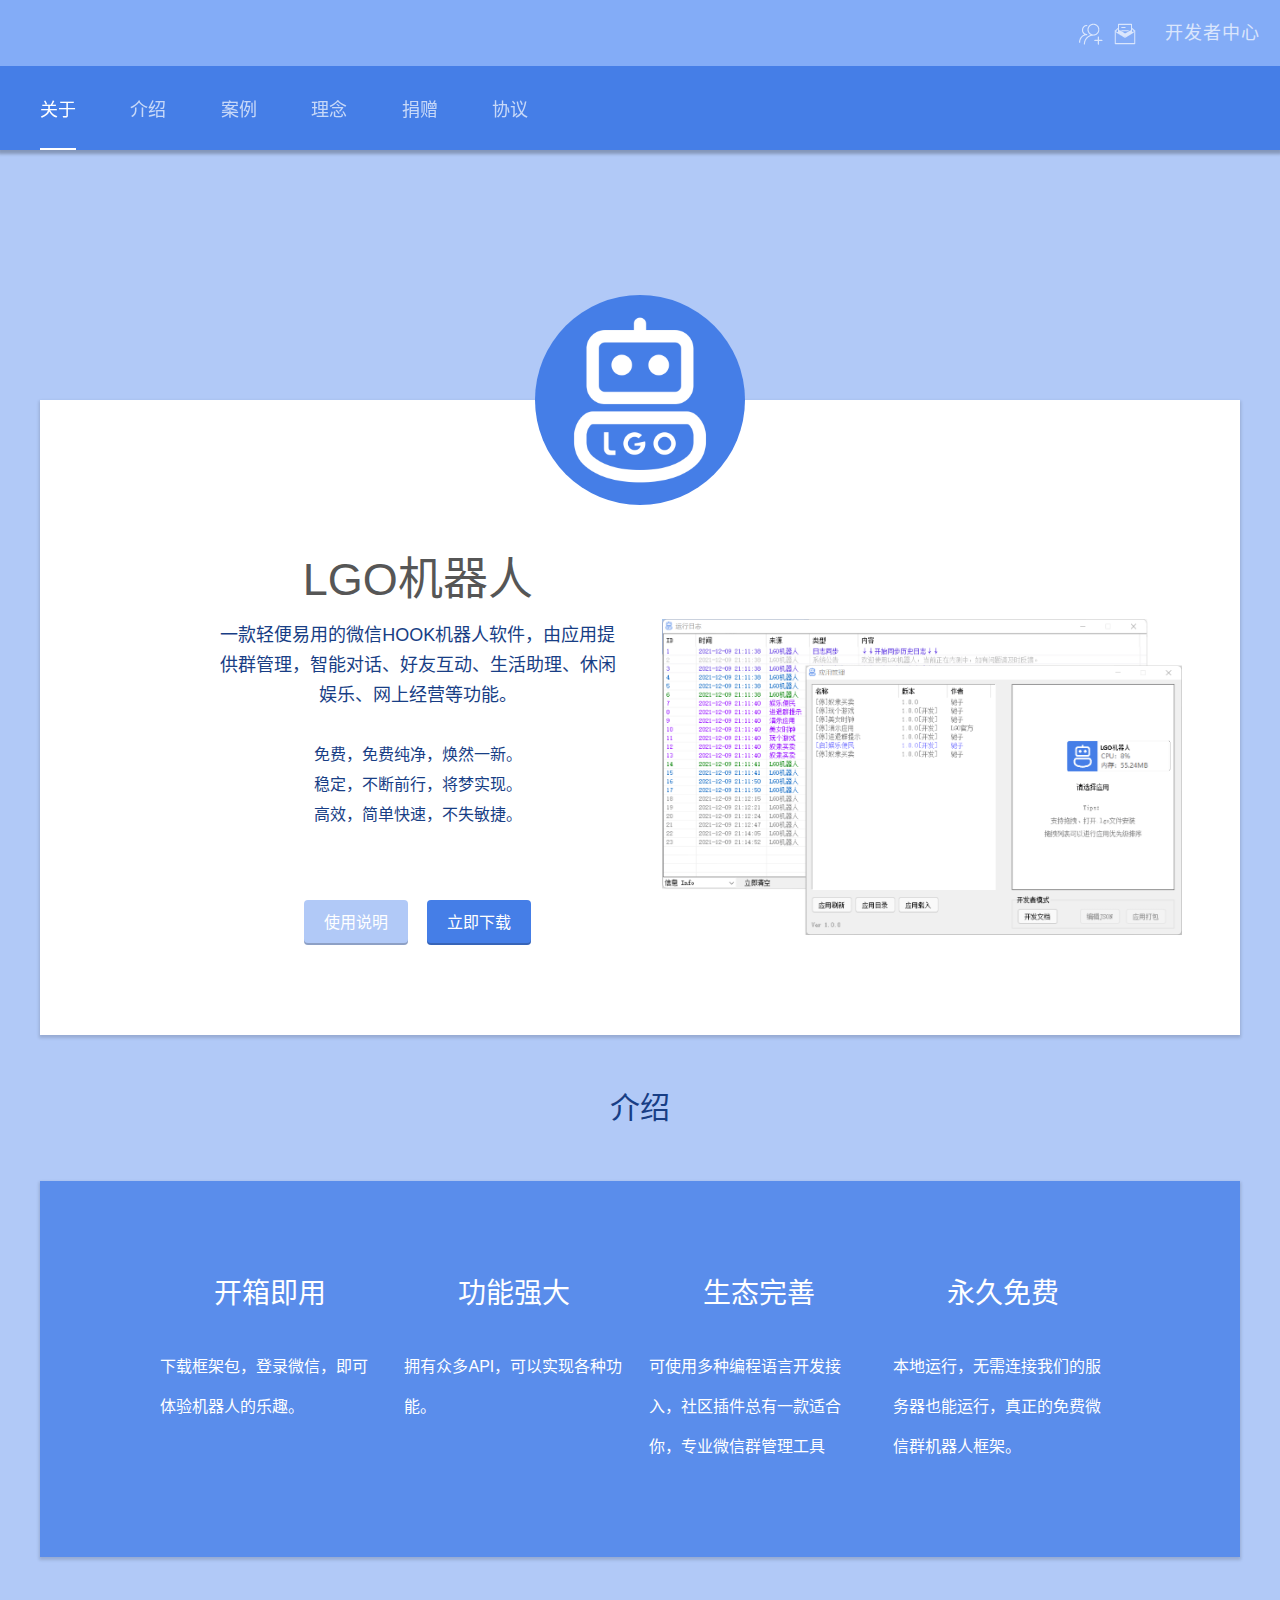
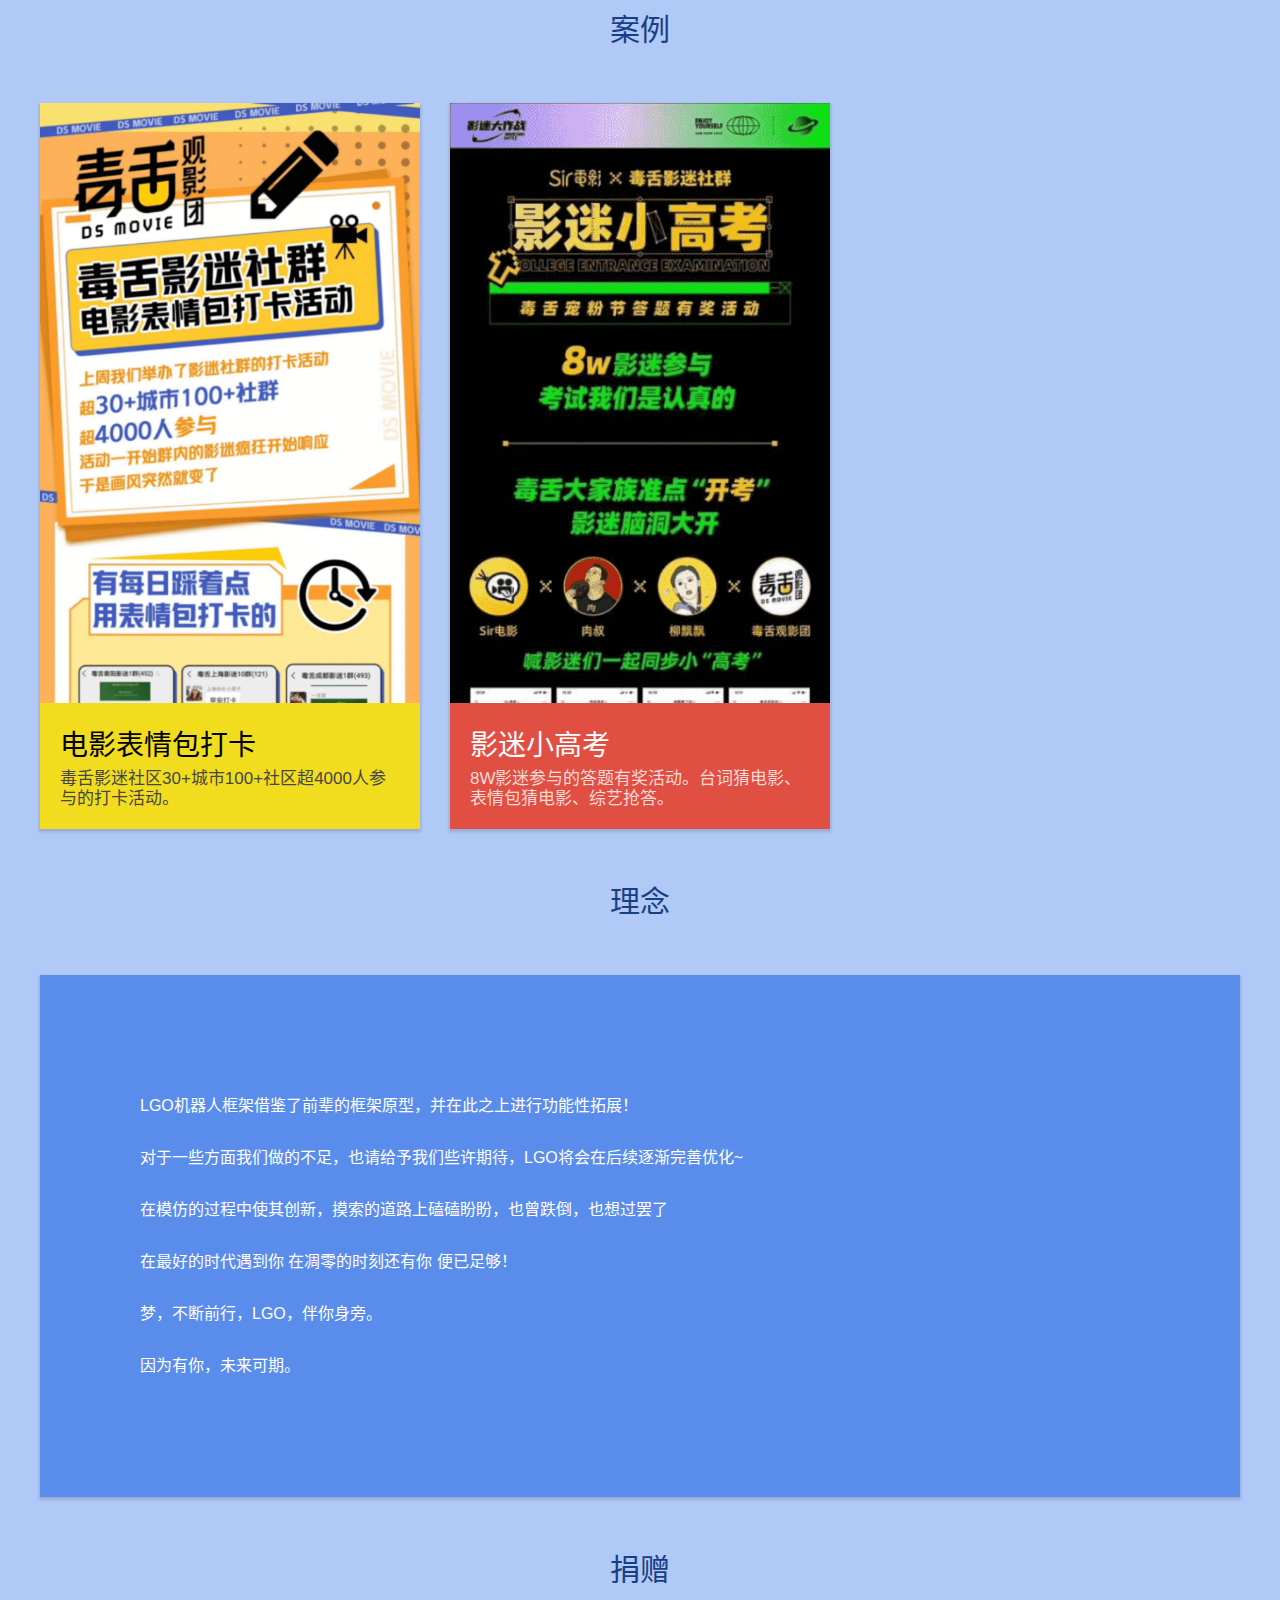
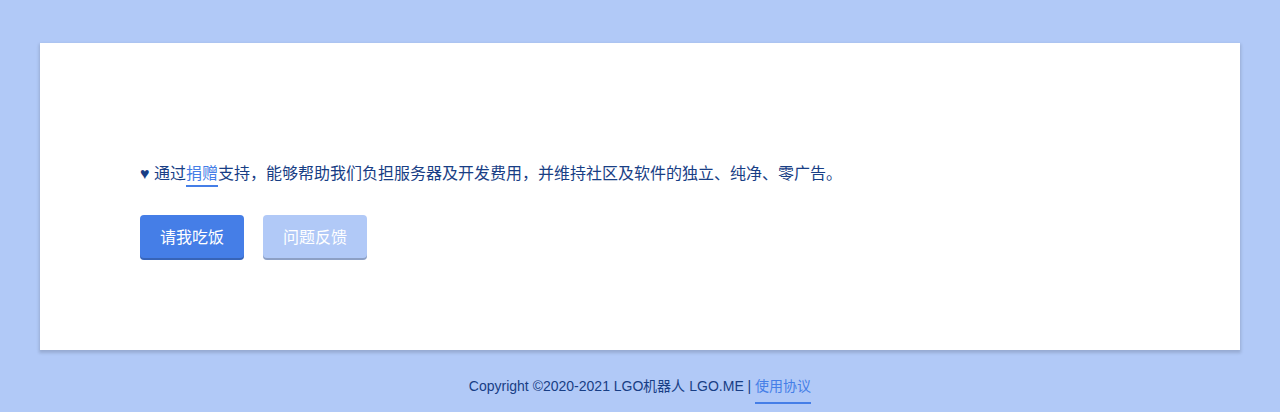
<file: index.html>
﻿<!DOCTYPE html>
<html lang="zh-CN">

<head>
    <title>LGO机器人——免费·稳定·高效的微信机器人框架</title>
    <link href="style.css" rel="stylesheet" type="text/css" media="all" />
    <meta http-equiv="Content-Type" content="text/html; charset=utf-8" />
    <meta http-equiv="Cache-Control" content="no-siteapp" />
    <meta name="browsermode" content="application" />
    <meta name="x5-page-mode" content="app" />
    <meta name="viewport" content="width=device-width, initial-scale=1" />
    <meta name="keywords" content="lgo,微信机器人,机器人框架,微信HOOK" />
    <meta name="description" content="lgo是一款高自由度，轻便易用的微信HOOK机器人框架" />
</head>

<body>
    <header class="menuHidden">
        <div class="top-bar">
            <button class="menu">
                <em class="hamburger"></em>
            </button>
            <div class="icon">
                <a target="_blank" title="加用户群"
                    href="https://qm.qq.com/cgi-bin/qm/qr?k=fVTMI5jLKEgAwro9sOEXv9JZ94M4NRAX&jump_from=webapi"><img
                        border="0" src="img/qqun.png" width="24px" /></a>
            </div>
            <div class="icon">
                <a target="_blank" title="意见反馈" href="https://support.qq.com/product/369540"><img border="0"
                        src="img/tucao.png" width="24px" /></a>
            </div>
            <a class="dev" target="_blank" href="dev/index.html">开发者中心</a>

        </div>
    </header>
    <nav>
        <div class="grid">
            <a href="#about">关于</a>
            <a href="#skills">介绍</a>
            <a href="#works">案例</a>
            <a href="#goal">理念</a>
            <a href="#contact">捐赠</a>
            <a href="tos.html" target="_blank">协议</a>
        </div>
    </nav>
    <main role="main" class="grid">
        <section class="box white-box hero" id="about">
            <img src="img/logo.png" title="LGO机器人 - 免费·稳定·高效" class="thumb" />
            <div class="col">
                <h1>LGO机器人</h1>
                <h2>一款轻便易用的微信HOOK机器人软件，由应用提供群管理，智能对话、好友互动、生活助理、休闲娱乐、网上经营等功能。
                </h2>
                <p>免费，免费纯净，焕然一新。<br />
                    稳定，不断前行，将梦实现。<br />
                    高效，简单快速，不失敏捷。</p>
                <a class="btn gray" target="_blank" href="https://support.qq.com/products/369540/faqs/109350">使用说明</a>
                <a class="btn blue" target="_blank"
                    href="https://626f-bot-3goazorse436ab04-1251049348.tcb.qcloud.la/bot/lgo/_LGO%E6%9C%BA%E5%99%A8%E4%BA%BA.zip?sign=07e9dd659f7dd5ce1a843d6a84bb2b48&t=1714119964">立即下载</a>
            </div>

            <div class="col">
                <img src="img/screenshot.png" title="LGO机器人 - 免费·稳定·高效" />
            </div>

        </section>

        <h3 id="skills">介绍</h3>
        <section class="box red-box skills-box">
            <div class="col">
                <h4>开箱即用</h4>
                <ul>
                    <li>下载框架包，登录微信，即可体验机器人的乐趣。</li>
                </ul>
            </div>
            <div class="col">
                <h4>功能强大</h4>
                <ul>
                    <li>拥有众多API，可以实现各种功能。</li>
                </ul>
            </div>
            <div class="col">
                <h4>生态完善</h4>
                <ul>
                    <li>可使用多种编程语言开发接入，社区插件总有一款适合你，专业微信群管理工具</li>
                </ul>
            </div>
            <div class="col">
                <h4>永久免费</h4>
                <ul>
                    <li>本地运行，无需连接我们的服务器也能运行，真正的免费微信群机器人框架。</li>
                </ul>
            </div>
        </section>


        <h3 id="works">案例</h3>
        <section>
            <ul class="cards">
                <li class="card dark">
                    <a class="box" href="img/1.png" target="_blank">
                        <div class="img"><img loading="lazy" src="img/1.png" /></div>
                        <div class="summary">
                            <h4>电影表情包打卡</h4>
                            <span class="category">毒舌影迷社区30+城市100+社区超4000人参与的打卡活动。</span>
                        </div>
                    </a>
                </li>

                <li class="card">
                    <a class="box" href="img/2.png" target="_blank">
                        <div class="img"><img loading="lazy" src="img/2.png" /></div>

                        <div class="summary yor-summary">
                            <h4>影迷小高考</h4>
                            <span class="category">8W影迷参与的答题有奖活动。台词猜电影、表情包猜电影、综艺抢答。</span>
                        </div>
                    </a>
                </li>
            </ul>
        </section>

        <h3 id="goal">理念</h3>
        <section class="box red-box">
            <p>LGO机器人框架借鉴了前辈的框架原型，并在此之上进行功能性拓展！</p>
            <p>对于一些方面我们做的不足，也请给予我们些许期待，LGO将会在后续逐渐完善优化~</p>
            <p>在模仿的过程中使其创新，摸索的道路上磕磕盼盼，也曾跌倒，也想过罢了</p>
            <p>在最好的时代遇到你 在凋零的时刻还有你 便已足够！</p>
            <p>梦，不断前行，LGO，伴你身旁。</p>
            <p>因为有你，未来可期。</p>
            </p>
        </section>

        <h3 id="contact">捐赠</h3>
        <section class="box white-box ">
            <p> ♥ 通过<a href="https://dun.mianbaoduo.com/@chizi" target="_blank"
                    class="link">捐赠</a>支持，能够帮助我们负担服务器及开发费用，并维持社区及软件的独立、纯净、零广告。</p>
            <a class="btn blue" target="_blank" href="https://dun.mianbaoduo.com/@chizi">请我吃饭</a>
            <a class="btn gray" target="_blank" href="https://support.qq.com/products/369540/">问题反馈</a>
        </section>

    </main>

    <footer class="grid">
        Copyright ©2020-2021 LGO机器人 LGO.ME | <a href="tos.html" target="_blank" class="link"> 使用协议 </a>
    </footer>
    <script src="jquery.min.js"></script>
    <script src="home.js"></script>
</body>

</html>
</file>
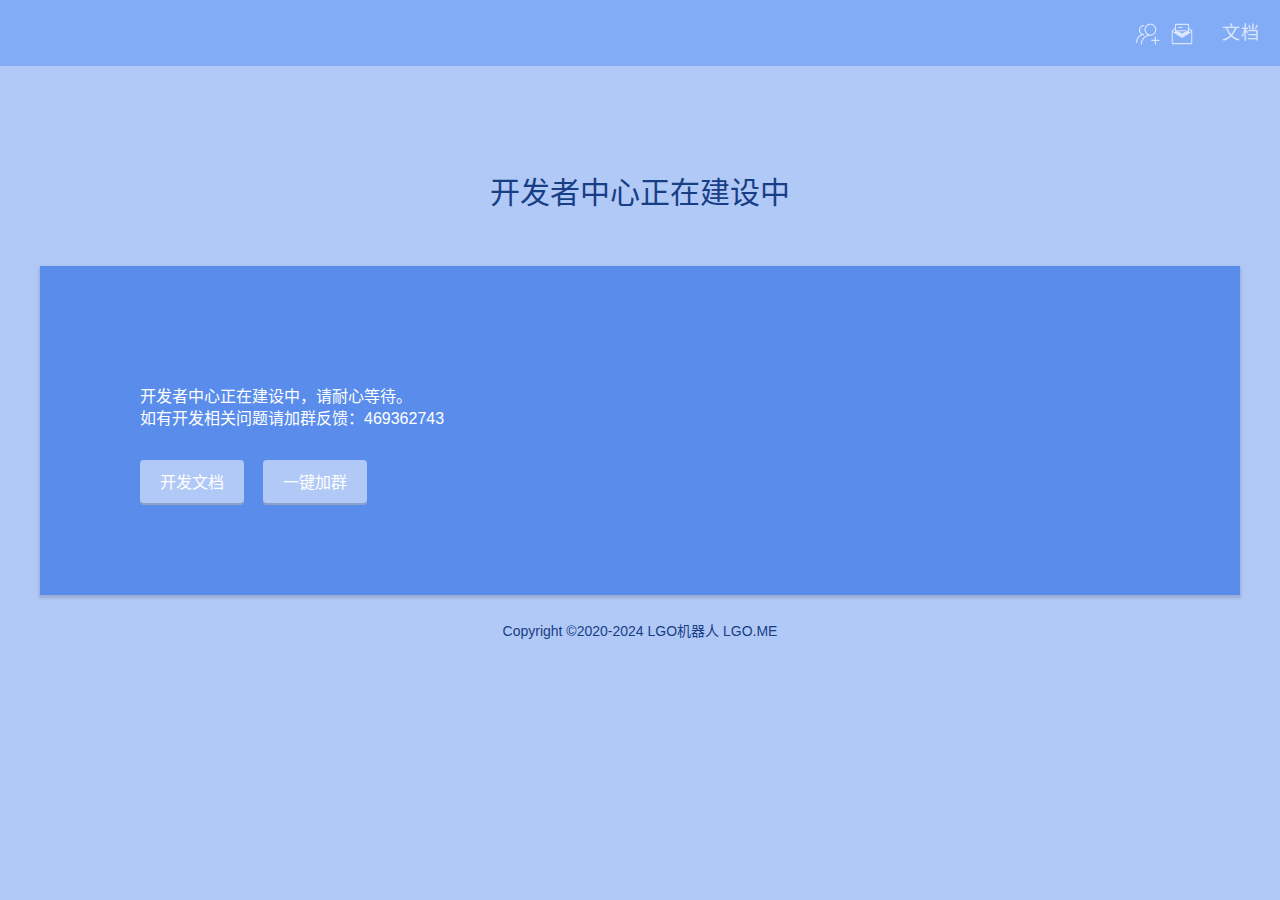
<file: dev/index.html>
﻿<!DOCTYPE html>
<html lang="zh-CN">

<head>
    <title>开发者中心——免费·稳定·高效的微信机器人框架</title>
    <link href="../style.css" rel="stylesheet" type="text/css" media="all" />
    <meta http-equiv="Content-Type" content="text/html; charset=utf-8" />
    <meta http-equiv="Cache-Control" content="no-siteapp" />
    <meta name="browsermode" content="application" />
    <meta name="x5-page-mode" content="app" />
    <meta name="viewport" content="width=device-width, initial-scale=1" />
    <meta name="keywords" content="lgo,微信机器人,机器人框架,微信HOOK" />
    <meta name="description" content="lgo是一款高自由度，轻便易用的微信HOOK机器人框架" />
    </head>

<body class="topless">
    <header class="menuHidden">
        <div class="top-bar">
            <div class="icon">
                <a target="_blank" title="加用户群"
                    href="https://qm.qq.com/cgi-bin/qm/qr?k=fVTMI5jLKEgAwro9sOEXv9JZ94M4NRAX&jump_from=webapi"><img
                        border="0" src="../img/qqun.png" width="24px" /></a>
            </div>
            <div class="icon">
                <a target="_blank" title="意见反馈" href="https://support.qq.com/product/369540"><img border="0"
                        src="../img/tucao.png" width="24px" /></a>
            </div>
            <a class="dev"  href="http://botdoc.ichizi.com/">文档</a>
        </div>
    </header>
    <main role="main" class="grid">
<!--         <section class="box white-box hero" id="about">
            <img src="../img/logo.png" title="LGO机器人 - 免费·稳定·高效" class="thumb" />
            <div>
                插件数：N | 用户数：N | 累计收益：N
            </div>
            
        </section> -->

        <h3 id="goal">开发者中心正在建设中</h3>
        <section class="box red-box skills-box">
            <p>
            开发者中心正在建设中，请耐心等待。<br/>
            如有开发相关问题请加群反馈：469362743
            </p>
            <a class="btn gray" target="_blank" href="http://botdoc.ichizi.com/">开发文档</a>
            <a class="btn gray" target="_blank" href="https://qm.qq.com/q/2HTbB1HrLq">一键加群</a>
        </section>
    </main>

    <footer class="grid">
        Copyright ©2020-2024 LGO机器人 LGO.ME
    </footer>
    <script src="http://libs.baidu.com/jquery/1.11.1/jquery.min.js"></script>
    <script src="../home.js"></script>
</body>

</html>
</file>
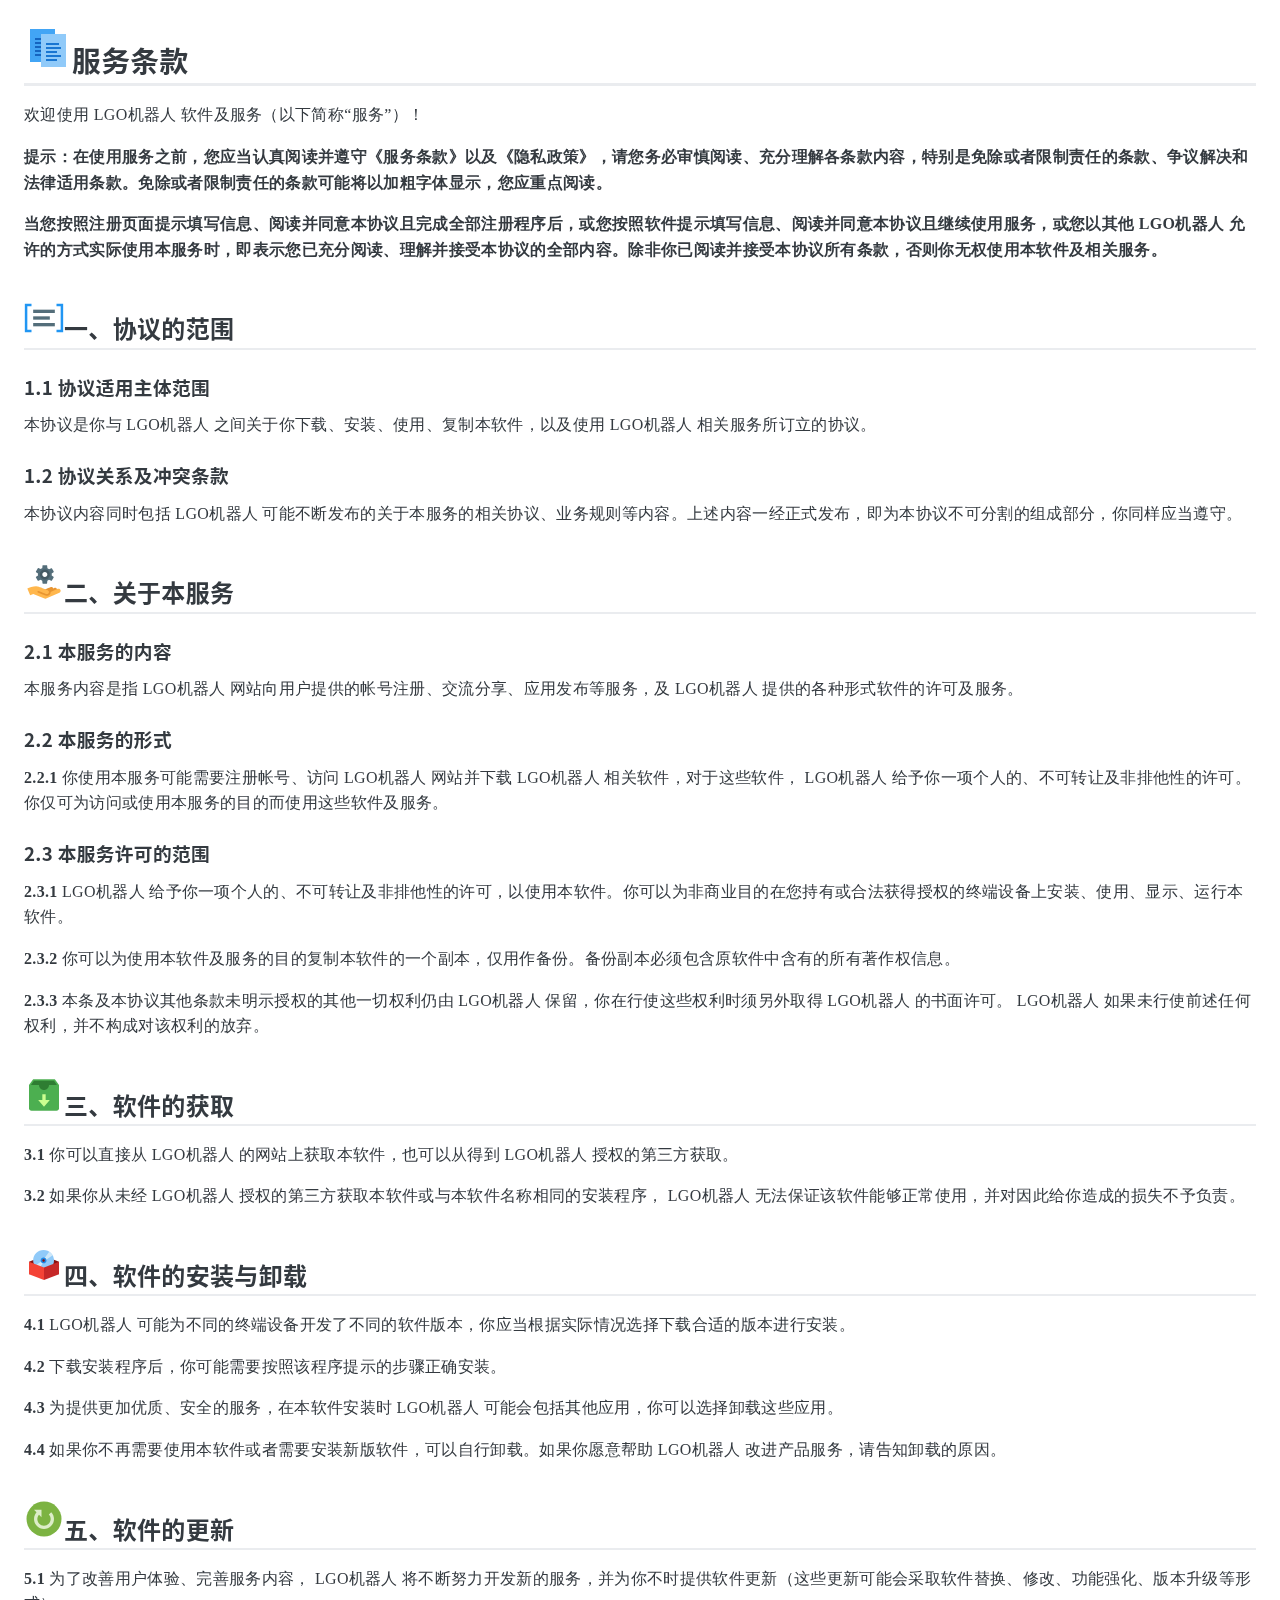
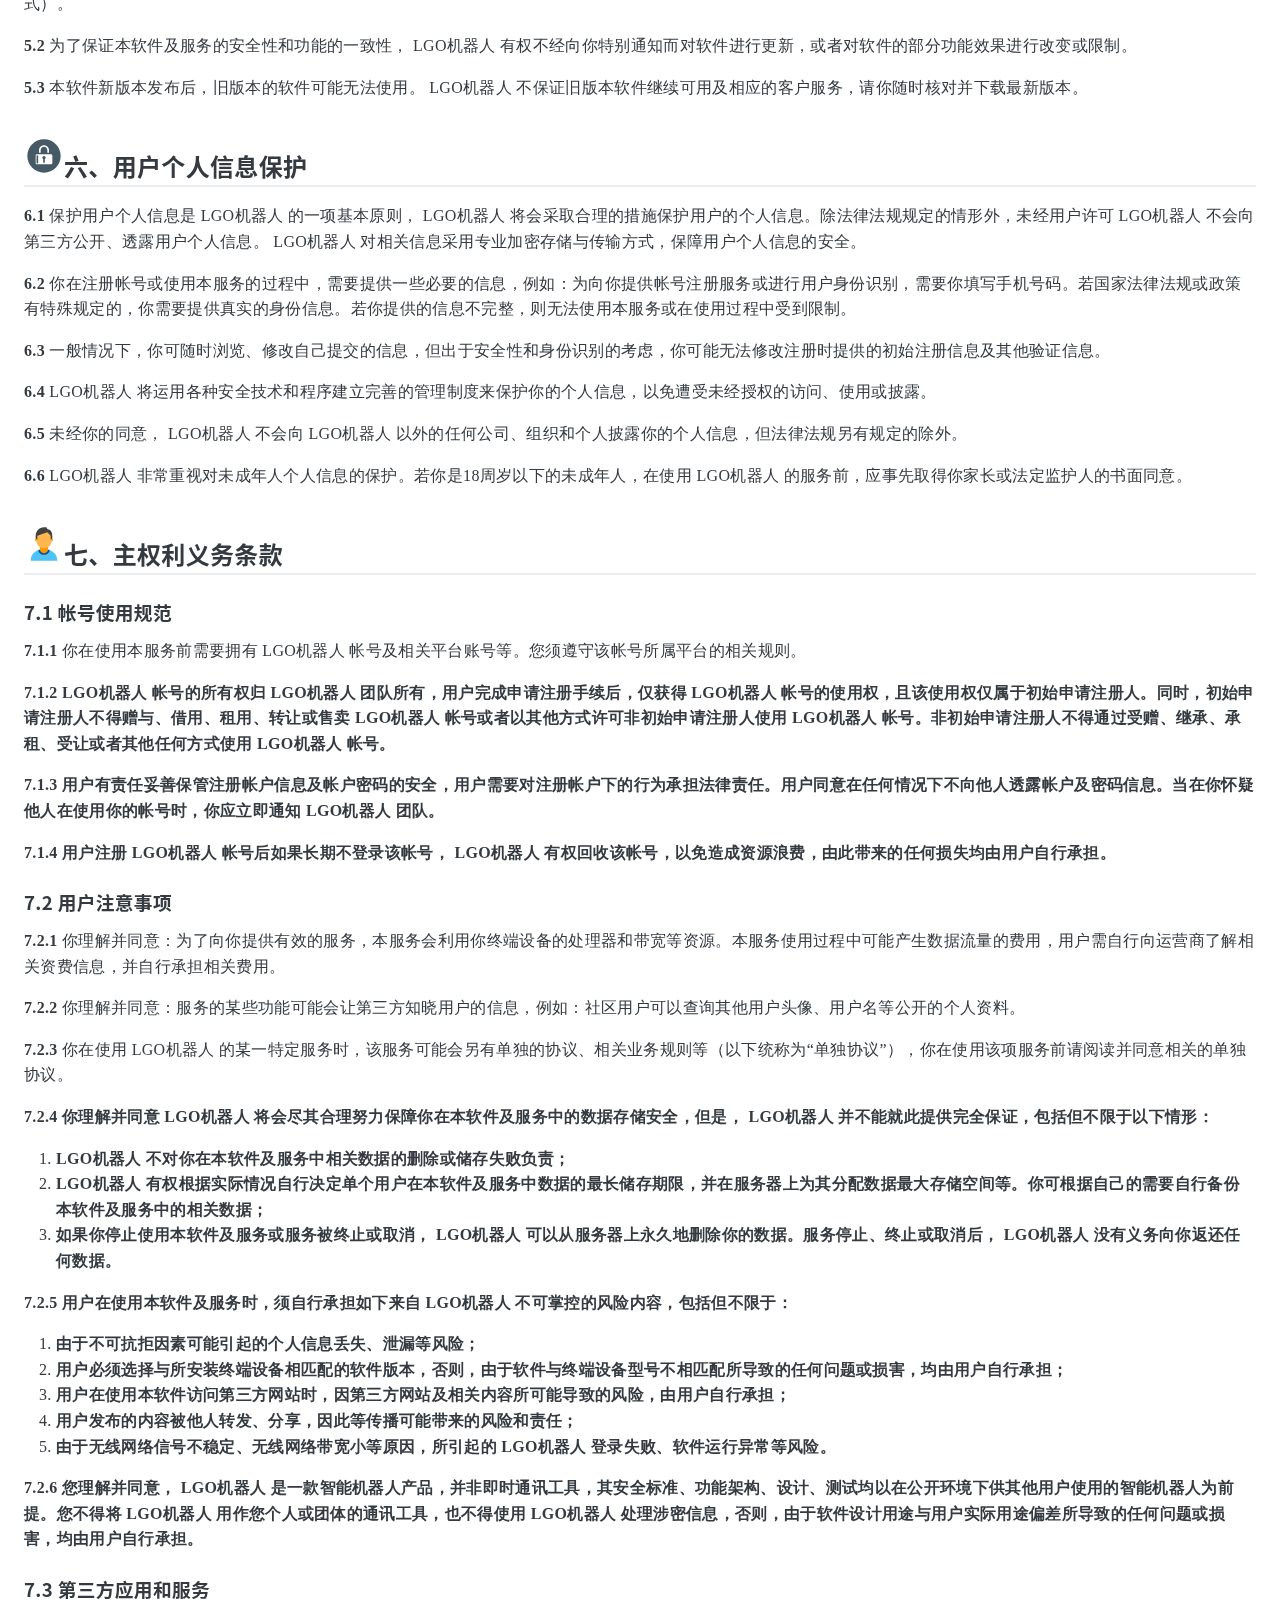
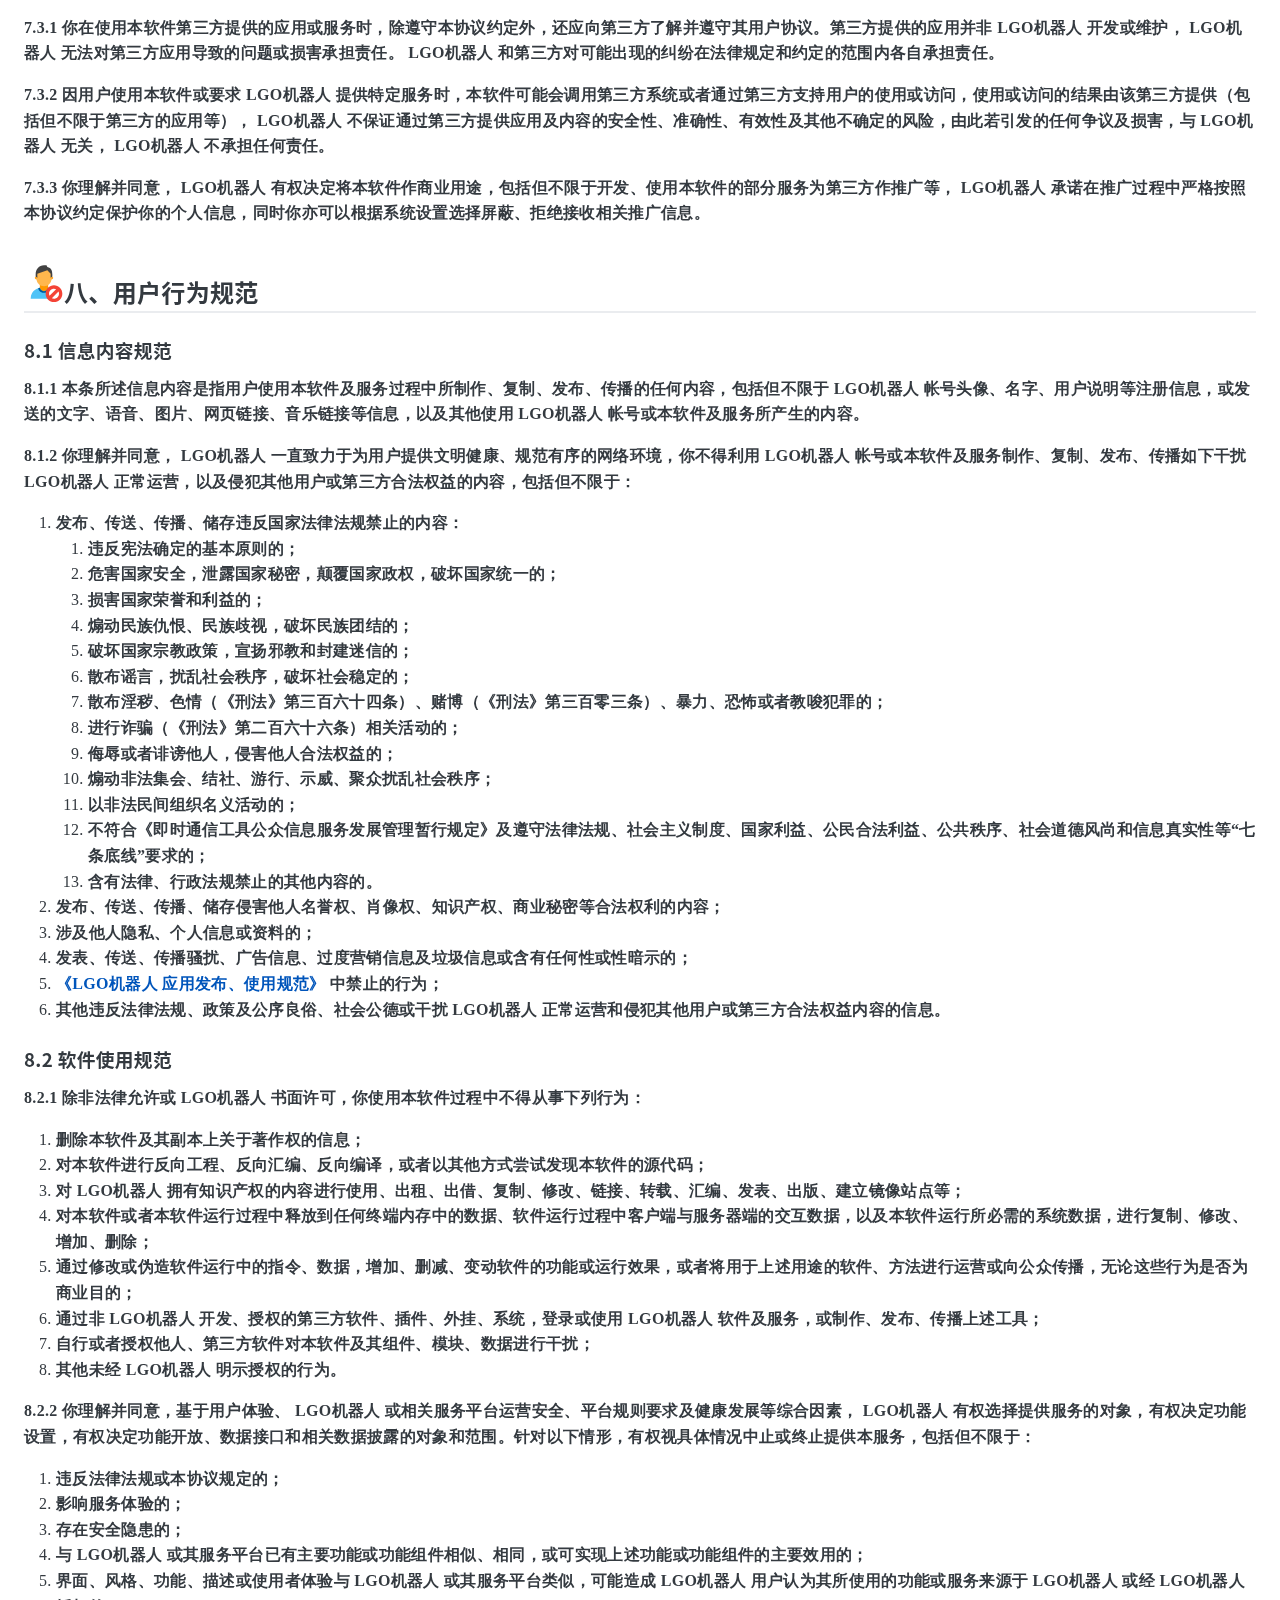
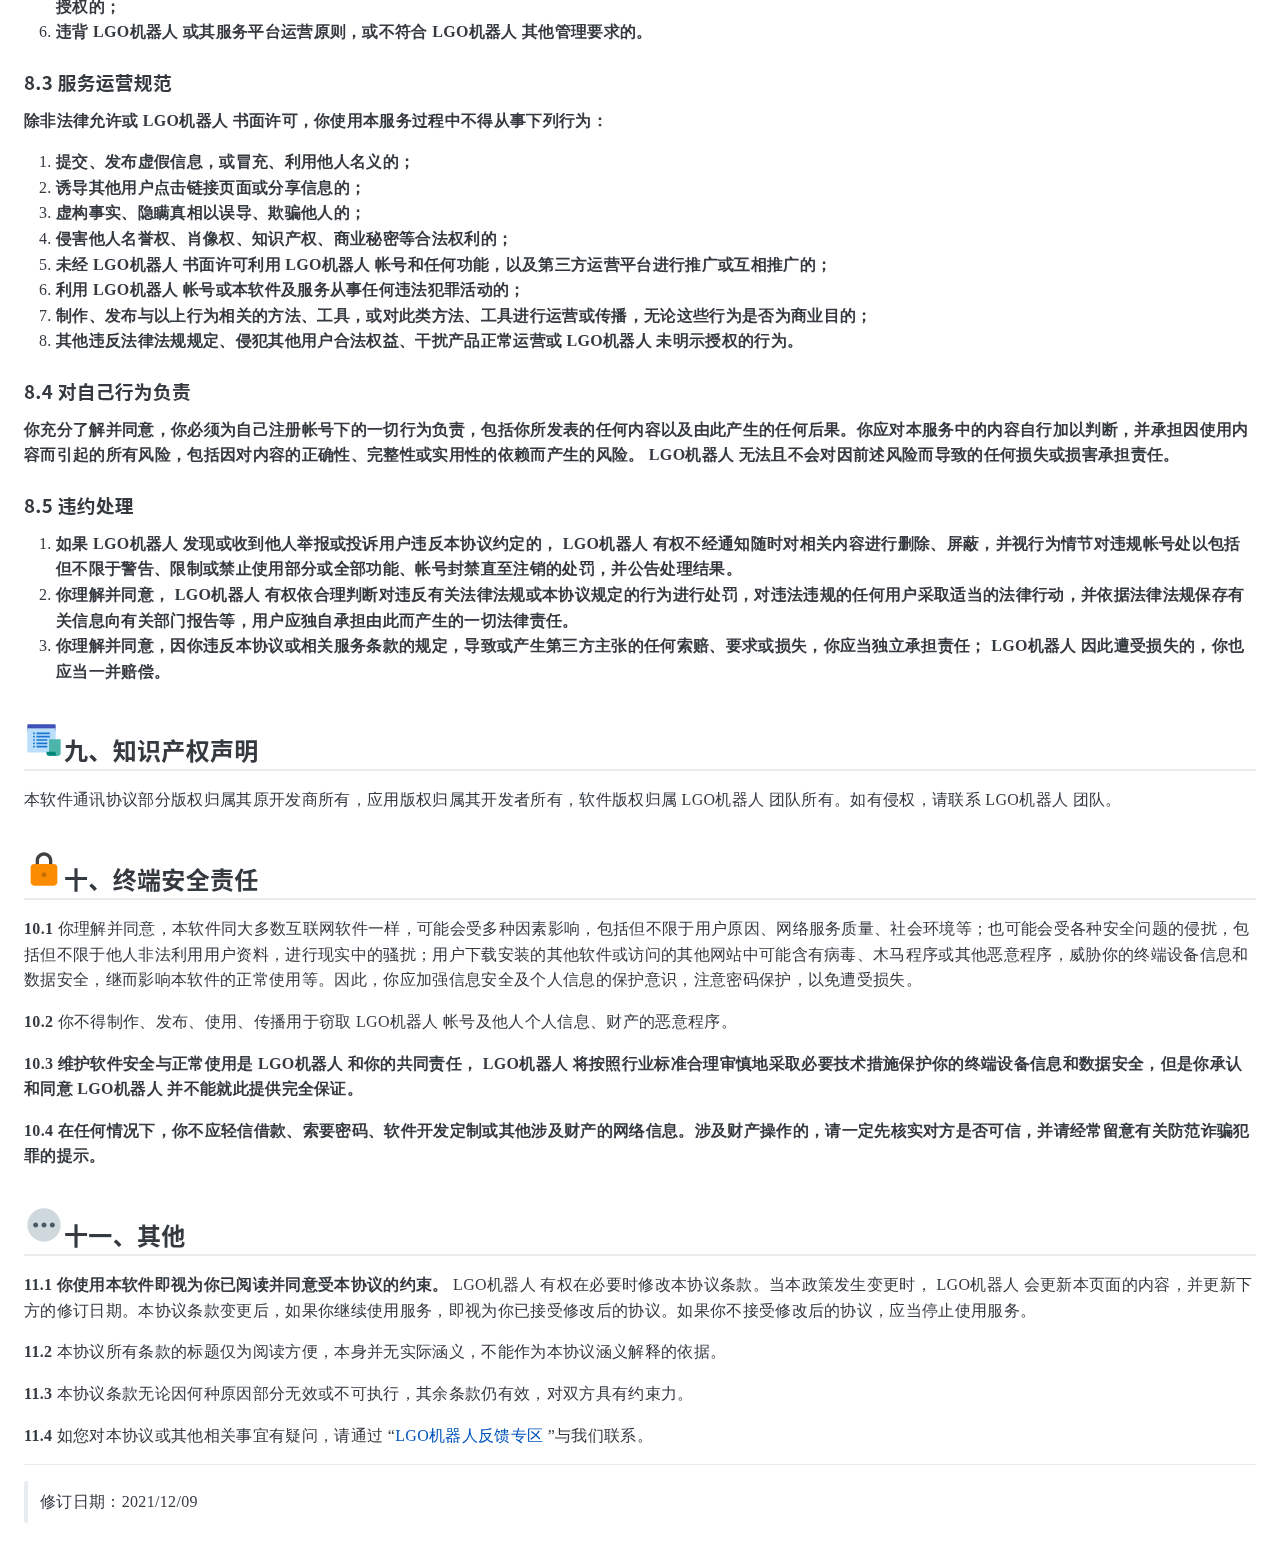
<file: tos.html>
﻿<!doctype html>
<html lang=zh>

<head>
	<meta charset="utf-8" />
	<meta name="viewport" content="width=device-width,initial-scale=1" />
	<meta property=og:title content="服务条款" />
	<meta property=og:description content="服务条款 LGO机器人 软件及服务条款" />
	<title>服务条款 | LGO机器人 文库</title>
	<link rel=stylesheet href='tos.css'>
</head>

<body>
	<main class="flex container">
		<div class="book-page">
			<header class="flex align-center justify-between book-header">
				<strong>服务条款</strong>
			</header>
			<article class=markdown>
				<h1
					id=[base64]服务条款>
					<img
						src=[data-uri]>服务条款
				</h1>
				<p>欢迎使用 LGO机器人 软件及服务（以下简称“服务”）！</p>
				<p><strong>提示：在使用服务之前，您应当认真阅读并遵守《服务条款》以及《隐私政策》，请您务必审慎阅读、充分理解各条款内容，特别是免除或者限制责任的条款、争议解决和法律适用条款。免除或者限制责任的条款可能将以加粗字体显示，您应重点阅读。</strong>
				</p>
				<p><strong>当您按照注册页面提示填写信息、阅读并同意本协议且完成全部注册程序后，或您按照软件提示填写信息、阅读并同意本协议且继续使用服务，或您以其他 LGO机器人
						允许的方式实际使用本服务时，即表示您已充分阅读、理解并接受本协议的全部内容。除非你已阅读并接受本协议所有条款，否则你无权使用本软件及相关服务。</strong></p>
				<h2
					id=[base64]一-协议的范围>
					<img
						src="[data-uri]">一、协议的范围
				</h2>
				<h3 id=1-1-协议适用主体范围>1.1 协议适用主体范围</h3>
				<p>本协议是你与 LGO机器人 之间关于你下载、安装、使用、复制本软件，以及使用 LGO机器人 相关服务所订立的协议。</p>
				<h3 id=1-2-协议关系及冲突条款>1.2 协议关系及冲突条款</h3>
				<p>本协议内容同时包括 LGO机器人 可能不断发布的关于本服务的相关协议、业务规则等内容。上述内容一经正式发布，即为本协议不可分割的组成部分，你同样应当遵守。</p>
				<h2
					id=[base64]二-关于本服务>
					<img
						src="[data-uri]">二、关于本服务
				</h2>
				<h3 id=2-1-本服务的内容>2.1 本服务的内容</h3>
				<p>本服务内容是指 LGO机器人 网站向用户提供的帐号注册、交流分享、应用发布等服务，及 LGO机器人 提供的各种形式软件的许可及服务。</p>
				<h3 id=2-2-本服务的形式>2.2 本服务的形式</h3>
				<p><strong>2.2.1</strong>
					你使用本服务可能需要注册帐号、访问 LGO机器人 网站并下载 LGO机器人 相关软件，对于这些软件， LGO机器人
					给予你一项个人的、不可转让及非排他性的许可。你仅可为访问或使用本服务的目的而使用这些软件及服务。</p>
				<h3 id=2-3-本服务许可的范围>2.3 本服务许可的范围</h3>
				<p><strong>2.3.1</strong> LGO机器人 给予你一项个人的、不可转让及非排他性的许可，以使用本软件。你可以为非商业目的在您持有或合法获得授权的终端设备上安装、使用、显示、运行本软件。
				</p>
				<p><strong>2.3.2</strong> 你可以为使用本软件及服务的目的复制本软件的一个副本，仅用作备份。备份副本必须包含原软件中含有的所有著作权信息。</p>
				<p><strong>2.3.3</strong>
					本条及本协议其他条款未明示授权的其他一切权利仍由 LGO机器人 保留，你在行使这些权利时须另外取得 LGO机器人 的书面许可。 LGO机器人 如果未行使前述任何权利，并不构成对该权利的放弃。</p>
				<h2
					id=[base64]三-软件的获取>
					<img
						src=[data-uri]>三、软件的获取
				</h2>
				<p><strong>3.1</strong> 你可以直接从 LGO机器人 的网站上获取本软件，也可以从得到 LGO机器人 授权的第三方获取。</p>
				<p><strong>3.2</strong> 如果你从未经 LGO机器人 授权的第三方获取本软件或与本软件名称相同的安装程序， LGO机器人 无法保证该软件能够正常使用，并对因此给你造成的损失不予负责。
				</p>
				<h2
					id=[base64]四-软件的安装与卸载>
					<img
						src=[data-uri]>四、软件的安装与卸载
				</h2>
				<p><strong>4.1</strong> LGO机器人 可能为不同的终端设备开发了不同的软件版本，你应当根据实际情况选择下载合适的版本进行安装。</p>
				<p><strong>4.2</strong> 下载安装程序后，你可能需要按照该程序提示的步骤正确安装。</p>
				<p><strong>4.3</strong> 为提供更加优质、安全的服务，在本软件安装时 LGO机器人 可能会包括其他应用，你可以选择卸载这些应用。</p>
				<p><strong>4.4</strong> 如果你不再需要使用本软件或者需要安装新版软件，可以自行卸载。如果你愿意帮助 LGO机器人 改进产品服务，请告知卸载的原因。</p>
				<h2
					id=[base64]五-软件的更新>
					<img
						src="[data-uri]">五、软件的更新
				</h2>
				<p><strong>5.1</strong> 为了改善用户体验、完善服务内容， LGO机器人 将不断努力开发新的服务，并为你不时提供软件更新（这些更新可能会采取软件替换、修改、功能强化、版本升级等形式）。
				</p>
				<p><strong>5.2</strong> 为了保证本软件及服务的安全性和功能的一致性， LGO机器人 有权不经向你特别通知而对软件进行更新，或者对软件的部分功能效果进行改变或限制。</p>
				<p><strong>5.3</strong> 本软件新版本发布后，旧版本的软件可能无法使用。 LGO机器人 不保证旧版本软件继续可用及相应的客户服务，请你随时核对并下载最新版本。</p>
				<h2
					id=[base64]六-用户个人信息保护>
					<img
						src="[data-uri]">六、用户个人信息保护
				</h2>
				<p><strong>6.1</strong>
					保护用户个人信息是 LGO机器人 的一项基本原则， LGO机器人 将会采取合理的措施保护用户的个人信息。除法律法规规定的情形外，未经用户许可 LGO机器人 不会向第三方公开、透露用户个人信息。
					LGO机器人 对相关信息采用专业加密存储与传输方式，保障用户个人信息的安全。</p>
				<p><strong>6.2</strong>
					你在注册帐号或使用本服务的过程中，需要提供一些必要的信息，例如：为向你提供帐号注册服务或进行用户身份识别，需要你填写手机号码。若国家法律法规或政策有特殊规定的，你需要提供真实的身份信息。若你提供的信息不完整，则无法使用本服务或在使用过程中受到限制。
				</p>
				<p><strong>6.3</strong> 一般情况下，你可随时浏览、修改自己提交的信息，但出于安全性和身份识别的考虑，你可能无法修改注册时提供的初始注册信息及其他验证信息。</p>
				<p><strong>6.4</strong> LGO机器人 将运用各种安全技术和程序建立完善的管理制度来保护你的个人信息，以免遭受未经授权的访问、使用或披露。</p>
				<p><strong>6.5</strong> 未经你的同意， LGO机器人 不会向 LGO机器人 以外的任何公司、组织和个人披露你的个人信息，但法律法规另有规定的除外。</p>
				<p><strong>6.6</strong> LGO机器人 非常重视对未成年人个人信息的保护。若你是18周岁以下的未成年人，在使用 LGO机器人 的服务前，应事先取得你家长或法定监护人的书面同意。</p>
				<h2
					id=[base64]七-主权利义务条款>
					<img
						src=[data-uri]>七、主权利义务条款
				</h2>
				<h3 id=7-1-帐号使用规范>7.1 帐号使用规范</h3>
				<p><strong>7.1.1</strong> 你在使用本服务前需要拥有 LGO机器人 帐号及相关平台账号等。您须遵守该帐号所属平台的相关规则。</p>
				<p><strong>7.1.2</strong> <strong> LGO机器人 帐号的所有权归 LGO机器人 团队所有，用户完成申请注册手续后，仅获得 LGO机器人
						帐号的使用权，且该使用权仅属于初始申请注册人。同时，初始申请注册人不得赠与、借用、租用、转让或售卖 LGO机器人 帐号或者以其他方式许可非初始申请注册人使用 LGO机器人
						帐号。非初始申请注册人不得通过受赠、继承、承租、受让或者其他任何方式使用 LGO机器人 帐号。</strong></p>
				<p><strong>7.1.3</strong>
					<strong>用户有责任妥善保管注册帐户信息及帐户密码的安全，用户需要对注册帐户下的行为承担法律责任。用户同意在任何情况下不向他人透露帐户及密码信息。当在你怀疑他人在使用你的帐号时，你应立即通知
						LGO机器人 团队。</strong>
				</p>
				<p><strong>7.1.4</strong> <strong>用户注册 LGO机器人 帐号后如果长期不登录该帐号， LGO机器人
						有权回收该帐号，以免造成资源浪费，由此带来的任何损失均由用户自行承担。</strong></p>
				<h3 id=7-2-用户注意事项>7.2 用户注意事项</h3>
				<p><strong>7.2.1</strong>
					你理解并同意：为了向你提供有效的服务，本服务会利用你终端设备的处理器和带宽等资源。本服务使用过程中可能产生数据流量的费用，用户需自行向运营商了解相关资费信息，并自行承担相关费用。</p>
				<p><strong>7.2.2</strong> 你理解并同意：服务的某些功能可能会让第三方知晓用户的信息，例如：社区用户可以查询其他用户头像、用户名等公开的个人资料。</p>
				<p><strong>7.2.3</strong> 你在使用 LGO机器人
					的某一特定服务时，该服务可能会另有单独的协议、相关业务规则等（以下统称为“单独协议”），你在使用该项服务前请阅读并同意相关的单独协议。</p>
				<p><strong>7.2.4</strong> <strong>你理解并同意 LGO机器人 将会尽其合理努力保障你在本软件及服务中的数据存储安全，但是， LGO机器人
						并不能就此提供完全保证，包括但不限于以下情形：</strong></p>
				<ol>
					<li><strong> LGO机器人 不对你在本软件及服务中相关数据的删除或储存失败负责；</strong></li>
					<li><strong> LGO机器人
							有权根据实际情况自行决定单个用户在本软件及服务中数据的最长储存期限，并在服务器上为其分配数据最大存储空间等。你可根据自己的需要自行备份本软件及服务中的相关数据；</strong>
					</li>
					<li><strong>如果你停止使用本软件及服务或服务被终止或取消， LGO机器人 可以从服务器上永久地删除你的数据。服务停止、终止或取消后， LGO机器人
							没有义务向你返还任何数据。</strong></li>
				</ol>
				<p><strong>7.2.5</strong> <strong>用户在使用本软件及服务时，须自行承担如下来自 LGO机器人 不可掌控的风险内容，包括但不限于：</strong></p>
				<ol>
					<li><strong>由于不可抗拒因素可能引起的个人信息丢失、泄漏等风险；</strong></li>
					<li><strong>用户必须选择与所安装终端设备相匹配的软件版本，否则，由于软件与终端设备型号不相匹配所导致的任何问题或损害，均由用户自行承担；</strong></li>
					<li><strong>用户在使用本软件访问第三方网站时，因第三方网站及相关内容所可能导致的风险，由用户自行承担；</strong></li>
					<li><strong>用户发布的内容被他人转发、分享，因此等传播可能带来的风险和责任；</strong></li>
					<li><strong>由于无线网络信号不稳定、无线网络带宽小等原因，所引起的 LGO机器人 登录失败、软件运行异常等风险。</strong></li>
				</ol>
				<p><strong>7.2.6</strong> <strong>您理解并同意， LGO机器人
						是一款智能机器人产品，并非即时通讯工具，其安全标准、功能架构、设计、测试均以在公开环境下供其他用户使用的智能机器人为前提。您不得将 LGO机器人 用作您个人或团体的通讯工具，也不得使用
						LGO机器人 处理涉密信息，否则，由于软件设计用途与用户实际用途偏差所导致的任何问题或损害，均由用户自行承担。</strong></p>
				<h3 id=7-3-第三方应用和服务>7.3 第三方应用和服务</h3>
				<p><strong>7.3.1</strong> <strong>你在使用本软件第三方提供的应用或服务时，除遵守本协议约定外，还应向第三方了解并遵守其用户协议。第三方提供的应用并非 LGO机器人
						开发或维护， LGO机器人 无法对第三方应用导致的问题或损害承担责任。 LGO机器人 和第三方对可能出现的纠纷在法律规定和约定的范围内各自承担责任。</strong></p>
				<p><strong>7.3.2</strong> <strong>因用户使用本软件或要求 LGO机器人
						提供特定服务时，本软件可能会调用第三方系统或者通过第三方支持用户的使用或访问，使用或访问的结果由该第三方提供（包括但不限于第三方的应用等）， LGO机器人
						不保证通过第三方提供应用及内容的安全性、准确性、有效性及其他不确定的风险，由此若引发的任何争议及损害，与 LGO机器人 无关， LGO机器人 不承担任何责任。</strong></p>
				<p><strong>7.3.3</strong> <strong>你理解并同意， LGO机器人 有权决定将本软件作商业用途，包括但不限于开发、使用本软件的部分服务为第三方作推广等， LGO机器人
						承诺在推广过程中严格按照本协议约定保护你的个人信息，同时你亦可以根据系统设置选择屏蔽、拒绝接收相关推广信息。</strong></p>
				<h2
					id=[base64]八-用户行为规范>
					<img
						src="[data-uri]">八、用户行为规范
				</h2>
				<h3 id=8-1-信息内容规范>8.1 信息内容规范</h3>
				<p><strong>8.1.1</strong> <strong>本条所述信息内容是指用户使用本软件及服务过程中所制作、复制、发布、传播的任何内容，包括但不限于 LGO机器人
						帐号头像、名字、用户说明等注册信息，或发送的文字、语音、图片、网页链接、音乐链接等信息，以及其他使用 LGO机器人 帐号或本软件及服务所产生的内容。</strong></p>
				<p><strong>8.1.2</strong> <strong>你理解并同意， LGO机器人 一直致力于为用户提供文明健康、规范有序的网络环境，你不得利用 LGO机器人
						帐号或本软件及服务制作、复制、发布、传播如下干扰 LGO机器人 正常运营，以及侵犯其他用户或第三方合法权益的内容，包括但不限于：</strong></p>
				<ol>
					<li><strong>发布、传送、传播、储存违反国家法律法规禁止的内容：</strong>
						<ol>
							<li><strong>违反宪法确定的基本原则的；</strong></li>
							<li><strong>危害国家安全，泄露国家秘密，颠覆国家政权，破坏国家统一的；</strong></li>
							<li><strong>损害国家荣誉和利益的；</strong></li>
							<li><strong>煽动民族仇恨、民族歧视，破坏民族团结的；</strong></li>
							<li><strong>破坏国家宗教政策，宣扬邪教和封建迷信的；</strong></li>
							<li><strong>散布谣言，扰乱社会秩序，破坏社会稳定的；</strong></li>
							<li><strong>散布淫秽、色情（《刑法》第三百六十四条）、赌博（《刑法》第三百零三条）、暴力、恐怖或者教唆犯罪的；</strong></li>
							<li><strong>进行诈骗（《刑法》第二百六十六条）相关活动的；</strong></li>
							<li><strong>侮辱或者诽谤他人，侵害他人合法权益的；</strong></li>
							<li><strong>煽动非法集会、结社、游行、示威、聚众扰乱社会秩序；</strong></li>
							<li><strong>以非法民间组织名义活动的；</strong></li>

							<li><strong>不符合《即时通信工具公众信息服务发展管理暂行规定》及遵守法律法规、社会主义制度、国家利益、公民合法利益、公共秩序、社会道德风尚和信息真实性等“七条底线”要求的；</strong>
							</li>
							<li><strong>含有法律、行政法规禁止的其他内容的。</strong></li>
						</ol>
					</li>
					<li><strong>发布、传送、传播、储存侵害他人名誉权、肖像权、知识产权、商业秘密等合法权利的内容；</strong></li>
					<li><strong>涉及他人隐私、个人信息或资料的；</strong></li>
					<li><strong>发表、传送、传播骚扰、广告信息、过度营销信息及垃圾信息或含有任何性或性暗示的；</strong></li>
					<li><strong><a href="">《LGO机器人 应用发布、使用规范》 </a>中禁止的行为； </strong>
					</li>
					<li><strong>其他违反法律法规、政策及公序良俗、社会公德或干扰 LGO机器人 正常运营和侵犯其他用户或第三方合法权益内容的信息。</strong></li>
				</ol>
				<h3 id=8-2-软件使用规范>8.2 软件使用规范</h3>
				<p><strong>8.2.1</strong> <strong>除非法律允许或 LGO机器人 书面许可，你使用本软件过程中不得从事下列行为：</strong></p>
				<ol>
					<li><strong>删除本软件及其副本上关于著作权的信息；</strong></li>
					<li><strong>对本软件进行反向工程、反向汇编、反向编译，或者以其他方式尝试发现本软件的源代码；</strong></li>
					<li><strong>对 LGO机器人 拥有知识产权的内容进行使用、出租、出借、复制、修改、链接、转载、汇编、发表、出版、建立镜像站点等；</strong></li>
					<li><strong>对本软件或者本软件运行过程中释放到任何终端内存中的数据、软件运行过程中客户端与服务器端的交互数据，以及本软件运行所必需的系统数据，进行复制、修改、增加、删除；</strong>
					</li>
					<li><strong>通过修改或伪造软件运行中的指令、数据，增加、删减、变动软件的功能或运行效果，或者将用于上述用途的软件、方法进行运营或向公众传播，无论这些行为是否为商业目的；</strong>
					</li>
					<li><strong>通过非 LGO机器人 开发、授权的第三方软件、插件、外挂、系统，登录或使用 LGO机器人 软件及服务，或制作、发布、传播上述工具；</strong></li>
					<li><strong>自行或者授权他人、第三方软件对本软件及其组件、模块、数据进行干扰；</strong></li>
					<li><strong>其他未经 LGO机器人 明示授权的行为。</strong></li>
				</ol>
				<p><strong>8.2.2</strong> <strong>你理解并同意，基于用户体验、 LGO机器人 或相关服务平台运营安全、平台规则要求及健康发展等综合因素， LGO机器人
						有权选择提供服务的对象，有权决定功能设置，有权决定功能开放、数据接口和相关数据披露的对象和范围。针对以下情形，有权视具体情况中止或终止提供本服务，包括但不限于：</strong></p>
				<ol>
					<li><strong>违反法律法规或本协议规定的；</strong></li>
					<li><strong>影响服务体验的；</strong></li>
					<li><strong>存在安全隐患的；</strong></li>
					<li><strong>与 LGO机器人 或其服务平台已有主要功能或功能组件相似、相同，或可实现上述功能或功能组件的主要效用的；</strong></li>
					<li><strong>界面、风格、功能、描述或使用者体验与 LGO机器人 或其服务平台类似，可能造成 LGO机器人 用户认为其所使用的功能或服务来源于 LGO机器人 或经 LGO机器人
							授权的；</strong></li>
					<li><strong>违背 LGO机器人 或其服务平台运营原则，或不符合 LGO机器人 其他管理要求的。</strong></li>
				</ol>
				<h3 id=8-3-服务运营规范>8.3 服务运营规范</h3>
				<p><strong>除非法律允许或 LGO机器人 书面许可，你使用本服务过程中不得从事下列行为：</strong></p>
				<ol>
					<li><strong>提交、发布虚假信息，或冒充、利用他人名义的；</strong></li>
					<li><strong>诱导其他用户点击链接页面或分享信息的；</strong></li>
					<li><strong>虚构事实、隐瞒真相以误导、欺骗他人的；</strong></li>
					<li><strong>侵害他人名誉权、肖像权、知识产权、商业秘密等合法权利的；</strong></li>
					<li><strong>未经 LGO机器人 书面许可利用 LGO机器人 帐号和任何功能，以及第三方运营平台进行推广或互相推广的；</strong></li>
					<li><strong>利用 LGO机器人 帐号或本软件及服务从事任何违法犯罪活动的；</strong></li>
					<li><strong>制作、发布与以上行为相关的方法、工具，或对此类方法、工具进行运营或传播，无论这些行为是否为商业目的；</strong></li>
					<li><strong>其他违反法律法规规定、侵犯其他用户合法权益、干扰产品正常运营或 LGO机器人 未明示授权的行为。</strong></li>
				</ol>
				<h3 id=8-4-对自己行为负责>8.4 对自己行为负责</h3>
				<p><strong>你充分了解并同意，你必须为自己注册帐号下的一切行为负责，包括你所发表的任何内容以及由此产生的任何后果。你应对本服务中的内容自行加以判断，并承担因使用内容而引起的所有风险，包括因对内容的正确性、完整性或实用性的依赖而产生的风险。
						LGO机器人 无法且不会对因前述风险而导致的任何损失或损害承担责任。</strong></p>
				<h3 id=8-5-违约处理>8.5 违约处理</h3>
				<ol>
					<li><strong>如果 LGO机器人 发现或收到他人举报或投诉用户违反本协议约定的， LGO机器人
							有权不经通知随时对相关内容进行删除、屏蔽，并视行为情节对违规帐号处以包括但不限于警告、限制或禁止使用部分或全部功能、帐号封禁直至注销的处罚，并公告处理结果。</strong></li>
					<li><strong>你理解并同意， LGO机器人
							有权依合理判断对违反有关法律法规或本协议规定的行为进行处罚，对违法违规的任何用户采取适当的法律行动，并依据法律法规保存有关信息向有关部门报告等，用户应独自承担由此而产生的一切法律责任。</strong>
					</li>
					<li><strong>你理解并同意，因你违反本协议或相关服务条款的规定，导致或产生第三方主张的任何索赔、要求或损失，你应当独立承担责任； LGO机器人
							因此遭受损失的，你也应当一并赔偿。</strong></li>
				</ol>
				<h2
					id=[base64]九-知识产权声明>
					<img
						src=[data-uri]>九、知识产权声明
				</h2>
				<p>本软件通讯协议部分版权归属其原开发商所有，应用版权归属其开发者所有，软件版权归属 LGO机器人 团队所有。如有侵权，请联系 LGO机器人 团队。</p>
				<h2
					id=[base64]十-终端安全责任>
					<img
						src="[data-uri]">十、终端安全责任
				</h2>
				<p><strong>10.1</strong>
					你理解并同意，本软件同大多数互联网软件一样，可能会受多种因素影响，包括但不限于用户原因、网络服务质量、社会环境等；也可能会受各种安全问题的侵扰，包括但不限于他人非法利用用户资料，进行现实中的骚扰；用户下载安装的其他软件或访问的其他网站中可能含有病毒、木马程序或其他恶意程序，威胁你的终端设备信息和数据安全，继而影响本软件的正常使用等。因此，你应加强信息安全及个人信息的保护意识，注意密码保护，以免遭受损失。
				</p>
				<p><strong>10.2</strong> 你不得制作、发布、使用、传播用于窃取 LGO机器人 帐号及他人个人信息、财产的恶意程序。</p>
				<p><strong>10.3</strong> <strong>维护软件安全与正常使用是 LGO机器人 和你的共同责任， LGO机器人
						将按照行业标准合理审慎地采取必要技术措施保护你的终端设备信息和数据安全，但是你承认和同意 LGO机器人 并不能就此提供完全保证。</strong></p>
				<p><strong>10.4</strong>
					<strong>在任何情况下，你不应轻信借款、索要密码、软件开发定制或其他涉及财产的网络信息。涉及财产操作的，请一定先核实对方是否可信，并请经常留意有关防范诈骗犯罪的提示。</strong>
				</p>
				<h2
					id=[base64]十一-其他>
					<img
						src="[data-uri]">十一、其他
				</h2>
				<p><strong>11.1</strong> <strong>你使用本软件即视为你已阅读并同意受本协议的约束。</strong>
					LGO机器人 有权在必要时修改本协议条款。当本政策发生变更时， LGO机器人
					会更新本页面的内容，并更新下方的修订日期。本协议条款变更后，如果你继续使用服务，即视为你已接受修改后的协议。如果你不接受修改后的协议，应当停止使用服务。</p>
				<p><strong>11.2</strong> 本协议所有条款的标题仅为阅读方便，本身并无实际涵义，不能作为本协议涵义解释的依据。</p>
				<p><strong>11.3</strong> 本协议条款无论因何种原因部分无效或不可执行，其余条款仍有效，对双方具有约束力。</p>
				<p><strong>11.4</strong> 如您对本协议或其他相关事宜有疑问，请通过 “<a
					href="https://support.qq.com/products/369540">LGO机器人反馈专区 </a>”与我们联系。
				</p>
				<hr>
				<blockquote>
					<p>修订日期：2021/12/09</p>
				</blockquote>
			</article>
		</div>
	</main>
</body>

</html>
</file>
<file: style.css>
::-webkit-scrollbar{
    display:none;
}
html,body {
    margin: 0;
    overflow-x: hidden;
    background: #B1C9F7;
    color: #183E85;
    font: 500 16px/22px 'Microsoft Yahei', 'Segou UI', sans-serif;
}
body {
    padding: 200px 20px 0;
    margin-top: 200px;
}
a {
    text-decoration: none;
    display: inline-block;
}
:focus {
    outline: none;
}
::-moz-focus-inner {
    border: 0;
}
ul,
li {
    padding: 0;
    margin: 0;
    list-style: none;
}
h1 {
    font-size: 45px;
    font-weight: 500;
    line-height: 60px;
    color: #565656;
    margin: 0;
}
h2 {
    padding-top: 10px;
    font-size: 18px;
    font-weight: 400;
    line-height: 30px;
    margin: 0;
}
h3 {
    font-size: 30px;
    font-weight: 500;
    line-height: 46px;
    margin: 50px 0;
    text-align: center;
}
h4 {
    font-size: 28px;
    font-weight: 400;
    line-height: 46px;
    margin: 0;
}
p {
    margin: 30px 0;
}
.topless{
    margin-top: 0;
    padding: 120px 20px 0;
}
.grid {
    max-width: 1200px;
    margin: 0 auto;
}
nav .grid {
    padding: 0 30px;
}
.center {
    text-align: center;
}
.link {
    color: #457EE7;
    border-bottom: 2px solid currentColor;
    margin-bottom: -2px;
    position: relative;
    -webkit-transition: color 150ms;
    transition: color 150ms;
}
.link:active {
    top: 2px;
}
.link:hover {
    color: #183E85;
}
.link.codepen {
    color: #050305;
}
.btn {
    cursor: pointer;
    display: inline-block;
    font: 500 16px/22px 'Microsoft Yahei', 'Arial', sans-serif;
    line-height: 45px;
    padding: 0 20px;
    color: #fff;
    border-radius: 4px;
    text-transform: uppercase;
    border: 0;
    position: relative;
    box-shadow: inset 0 -2px 0px rgba(0, 0, 0, 0.2);
}
.btn:active {
    top: 2px;
    box-shadow: none;
}
.btn.blue {
    background: #457EE7 ;
}
.btn.gray{
    background: #B1C9F7;
}
.btn + .btn {
    margin-left: 15px;
}
.menu {
    position: relative;
    float: left;
    left: 13px;
    top: 13px;
    width: 40px;
    height: 40px;
    background: none;
    border: 0;
    padding: 0;
    margin: 0;
    cursor: pointer;
    opacity: 0.7;
    -webkit-transition: opacity 150ms;
    transition: opacity 150ms;
}
.menu:hover {
    opacity: 1;
}
.menuHidden .menu {
    opacity: 0;
    pointer-events: none;
}
.hamburger,
.hamburger::after,
.hamburger::before {
    margin: 0 auto;
    display: block;
    width: 24px;
    height: 3px;
    line-height: 0;
    -webkit-transition: all 150ms;
    transition: all 150ms;
}
.hamburger::before {
    content: '';
    -webkit-transform: rotate(45deg);
    -ms-transform: rotate(45deg);
    transform: rotate(45deg);
    background: #fff;
}
.hamburger::after {
    content: '';
    -webkit-transform: rotate(-45deg) translate(2px, -2px);
    -ms-transform: rotate(-45deg) translate(2px, -2px);
    transform: rotate(-45deg) translate(2px, -2px);
    background: #fff;
}
.icon {
    display: inline-block;
    line-height: 0;
    vertical-align: middle;
}
.icon p {
    margin: 0;
}
.icon p img {
    margin: 0 !important;
    vertical-align: middle !important;
}
header {
    position: fixed;
    top: 0;
    z-index: 2;
    left: 0;
    right: 0;
}
.top-bar {
    text-align: right;
    font-size: 18px;
    font-weight: 300;
    line-height: 66px;
    color: rgba(255, 255, 255, 0.7);
    letter-spacing: 1px;
    background: #83ACF7;
    z-index: 1;
    position: relative;
}
.top-bar .dev,
.icon {
    margin: 0 20px;
    color: #fff;
    opacity: 0.7;
    -webkit-transition: opacity 150ms;
    transition: opacity 150ms;
}
.icon{
    margin: 0 2px;
}
.top-bar .dev:hover,
.icon:hover {
    opacity: 1;
}
nav {
    z-index: 1;
    background: #457EE7;
    position: fixed;
    top: 20px;
    left: 0;
    right: 0;
    padding: 50px 0 0;
    -webkit-transition: -webkit-transform 150ms;
    transition: transform 150ms;
    box-shadow: 0 2px 3px 2px rgba(0, 0, 0, 0.25);
}
nav a {
    color: #fff;
    text-transform: uppercase;
    line-height: 80px;
    font-size: 18px;
    margin: 0 50px 0 0;
    color: rgba(255, 255, 255, 0.7);
    -webkit-transition: all 150ms;
    transition: all 150ms;
}
nav a:last-child {
    margin-right: 0;
}
nav a:hover,
nav a.active {
    color: #fff;
}
nav a.active {
    box-shadow: inset 0 -2px 0 currentColor;
}
.collapsed .hamburger {
    background: #fff;
}
.collapsed .hamburger::after {
    -webkit-transform: translateY(5px);
    -ms-transform: translateY(5px);
    transform: translateY(5px);
}
.collapsed .hamburger::before {
    -webkit-transform: translateY(-8px);
    -ms-transform: translateY(-8px);
    transform: translateY(-8px);
}
.collapsed nav {
    -webkit-transform: translateY(-100%);
    -ms-transform: translateY(-100%);
    transform: translateY(-100%);
}
.box {
    box-shadow: 0 2px 3px 1px rgba(0, 0, 0, 0.15);
    box-sizing: border-box;
    padding: 90px 100px;
}
.white-box {
    background: #fff;
}
.red-box {
    background:rgba(69,126,231,0.8);
    color: #fff;
}
.hero {
    line-height: 30px;
    padding-top: 150px;
    text-align: center;
    position: relative;

}

.hero .col{
    display: inline-block;
    vertical-align: bottom;
    box-sizing: border-box;
    width: 40%;
    margin: 0 20px;
}

.hero img{
    width: 130%;
}
.hero p {
    margin-bottom: 70px;
}
.hero .thumb {
    -webkit-transition: width 150ms, height 150ms;
    transition: width 150ms, height 150ms;
    width: 210px;
    height: 210px;
    border-radius: 50%;
    position: absolute;
    z-index: 2;
    top: 0;
    left: 50%;
    -webkit-transform: translate(-50%, -50%);
    -ms-transform: translate(-50%, -50%);
    transform: translate(-50%, -50%);
}
body:not(.collapsed) header:not(.menuHidden) + .hero .thumb,
.hero.sticky .thumb {
    box-shadow: 0 2px 3px 2px rgba(0, 0, 0, 0.25);
    position: fixed;
    top: 60px;
    width: 100px;
    height: 100px;
}
.timeline {
    position: relative;
}
.timeline::before {
    content: '';
    height: 100%;
    width: 2px;
    background: #457EE7;
    display: block;
    position: absolute;
    left: 50%;
    margin-left: -1px;
    box-shadow: inset 0 -100px 100px -30px #B1C9F7;
}
.timeline::after {
    content: '';
    display: block;
    clear: both;
}
.timeline .box {
    width: 45%;
    background: #fff;
    border-radius: 4px;
    padding: 40px;
    float: left;
    clear: both;
}
.timeline .box::before {
    content: '';
    width: 14px;
    height: 14px;
    border-radius: 50%;
    display: block;
    background: #457EE7;
    position: absolute;
    left: 50%;
    margin: -47px 0 0 -7px;
}
.timeline .box:nth-child(2n+2) {
    float: right;
}
.timeline strong {
    font-size: 16px;
    font-weight: 500;
    color: #555;
    display: block;
}
.timeline span {
    color: #457EE7;
    font-weight: 300;
    text-transform: uppercase;
    line-height: 30px;
}
.skills-box .col {
    width: 24%;
    padding: 0 0 0 2%;
    display: inline-block;
    vertical-align: top;
    text-align:center;
    box-sizing: border-box;
}
.skills-box ul {
    line-height: 40px;
    font-weight: 400;
    margin-top: 30px;
}
.skills-box ul li {
    text-align:left;
}
.skills-box .footnote {
    margin: 100px 0 0;
    font-weight: 300;
    font-size: 12px;
}
.cards {
    font-size: 0;
    line-height: 0;
    margin: 0 0 -30px -15px;
    width: calc(100% + 30px);
}
.card {
    padding: 0 15px 30px;
    margin: 0;
    width: 33.33333%;
    font-weight: 400;
    line-height: 0;
    display: inline-block;
    vertical-align: top;
    box-sizing: border-box;
}
.card .img{
    height: 600px;
    overflow:hidden;
}
.card .box {
    padding: 0;
    background: #fff;
    -webkit-transition: all 0.2s cubic-bezier(0.3, 0.6, 0.2, 1.8);
    transition: all 0.2s cubic-bezier(0.3, 0.6, 0.2, 1.8);
}
.card .box:hover {
    -webkit-transform: scale(1.04);
    -ms-transform: scale(1.04);
    transform: scale(1.04);
    box-shadow: 0 2px 14px 5px rgba(0, 0, 0, .15);
}
.card a{
    display: block;
}
.card img {
    width: 100%;
}
.card .summary {
    background: #f1dd1e;
    color: #fff;
    padding: 20px;
}
.card span {
    line-height: 20px;
    color: rgba(255, 255, 255, .8);
    font-size: 17px;
}
.card.dark .summary {
    color: #000;
}
.card.dark span {
    color: #454545;
}
.card p {
    padding: 20px;
    margin: 0;
    line-height: 26px;
    font-size: 16px;
    color: #8b8b8d;
}
.summary.kiteops-summary {
    background: #5cbc90;
}
.summary.sp-summary {
    background: #fe8d25;
}
.summary.runceanu-summary {
    background: #179db4;
}
.summary.yor-summary {
    background: #e14e42;
}
.summary.benevol-summary {
    background: #910613;
}
.summary.flip-summary {
    background: #16a085;
}
.summary.pa-summary {
    background: #28261f;
}


footer.grid {
    padding: 20px 0 10px;
    text-align: center;
    font-size: 14px;
    line-height: 32px;
}
@media (max-width: 900px) {
    .card {
        width: 50%;
    }
    .hero .col {
        width: 100%;
    }
    .hero img{
        margin-top: 20px;
        width: 90%;
    }
    .skills-box .col {
        width: 100%;
        text-align: center;
        padding: 0;
    }
    .skills-box .col ul {
        margin-top: 20px;
    }
    .skills-box .col:not(:first-child) h4 {
        border-top: 2px solid #fff;
        padding-top: 40px;
        margin-top: 40px;
    }
    body {
        margin-top: 0;
        padding-top: 140px;
    }
    header {
        box-shadow: 0 2px 3px 2px rgba(0, 0, 0, 0.25);
    }
    body:not(.collapsed) .thumb {
        display: none;
    }
    .hero .thumb {
        box-shadow: 0 2px 3px 2px rgba(0, 0, 0, 0.25);
        position: fixed;
        top: 60px;
        width: 100px;
        height: 100px;
    }
    .box.hero {
        padding-top: 40px;
        padding-bottom: 40px;
    }
    .dev {
        display: none;
    }
    nav {
        -webkit-transform: translate(0, 0);
        -ms-transform: translate(0, 0);
        transform: translate(0, 0);
        bottom: 0;
        top: 16px;
        z-index: 1;
        box-shadow: none;
    }
    .collapsed nav {
        -webkit-transform: translate(-100%, 0);
        -ms-transform: translate(-100%, 0);
        transform: translate(-100%, 0);
        -webkit-transition: none;
        transition: none;
    }
    nav a {
        text-align: center;
        margin: 0;
        display: block;
        line-height: calc((100vh - 66px) / 6);
    }
    nav a:active,
    nav a.active {
        box-shadow: none;
    }
    h3:not(#experience) {
        margin-bottom: 20px;
    }

}
@media (max-width: 750px) {
    body {
        padding-left: 10px;
        padding-right: 10px;
    }
    .menu {
        left: 3px;
    }
    .icon {
        margin-right: 10px;
    }
    .timeline .box {
        width: 100%;
        position: relative;
        margin-bottom: 40px;
    }
    .timeline .box:last-child {
        margin-bottom: 0;
    }
    .hero p {
        margin-bottom: 20px;
    }
    .skills-box .footnote {
        margin-top: 40px;
    }
}
@media (max-width: 600px) {
    .card {
        width: 100%;
    }
    .box,
    .timeline.box {
        padding: 20px;
    }
    .timeline::before {
        margin-top: -15px;
    }
    .timeline strong {
        margin-bottom: 20px;
    }
    
}
@media (max-width: 420px) {
    .btn {
        display: block;
        text-align: center;
    }
    .btn + .btn {
        margin: 20px 0 0;
    }
}
</file>
<file: tos.css>
/*!normalize.css v8.0.1 | MIT License | github.com/necolas/normalize.css*/html{line-height:1.15;-webkit-text-size-adjust:100%}body{margin:0}main{display:block}h1{font-size:2em;margin:.67em 0}hr{box-sizing:content-box;height:0;overflow:visible}pre{font-family:monospace,monospace;font-size:1em}a{background-color:transparent}abbr[title]{border-bottom:none;text-decoration:underline;text-decoration:underline dotted}b,strong{font-weight:bolder}code,kbd,samp{font-family:monospace,monospace;font-size:1em}small{font-size:80%}sub,sup{font-size:75%;line-height:0;position:relative;vertical-align:baseline}sub{bottom:-.25em}sup{top:-.5em}img{border-style:none}button,input,optgroup,select,textarea{font-family:inherit;font-size:100%;line-height:1.15;margin:0}button,input{overflow:visible}button,select{text-transform:none}button,[type=button],[type=reset],[type=submit]{-webkit-appearance:button}button::-moz-focus-inner,[type=button]::-moz-focus-inner,[type=reset]::-moz-focus-inner,[type=submit]::-moz-focus-inner{border-style:none;padding:0}button:-moz-focusring,[type=button]:-moz-focusring,[type=reset]:-moz-focusring,[type=submit]:-moz-focusring{outline:1px dotted ButtonText}fieldset{padding:.35em .75em .625em}legend{box-sizing:border-box;color:inherit;display:table;max-width:100%;padding:0;white-space:normal}progress{vertical-align:baseline}textarea{overflow:auto}[type=checkbox],[type=radio]{box-sizing:border-box;padding:0}[type=number]::-webkit-inner-spin-button,[type=number]::-webkit-outer-spin-button{height:auto}[type=search]{-webkit-appearance:textfield;outline-offset:-2px}[type=search]::-webkit-search-decoration{-webkit-appearance:none}::-webkit-file-upload-button{-webkit-appearance:button;font:inherit}details{display:block}summary{display:list-item}template{display:none}[hidden]{display:none}.flex{display:flex}.flex-auto{flex:1 1 auto}.flex-even{flex:1 1}.flex-wrap{flex-wrap:wrap}.justify-start{justify-content:flex-start}.justify-end{justify-content:flex-end}.justify-center{justify-content:center}.justify-between{justify-content:space-between}.align-center{align-items:center}.mx-auto{margin:0 auto}.text-center{text-align:center}.hidden{display:none}.markdown{line-height:1.6}.markdown h1,.markdown h2,.markdown h3,.markdown h4,.markdown h5{font-weight:400;line-height:1;margin-top:1.5em;margin-bottom:1rem}.markdown>:first-child{margin-top:0}.markdown b,.markdown optgroup,.markdown strong{font-weight:bolder}.markdown a{text-decoration:none}.markdown a:hover{text-decoration:underline}.markdown img{max-width:100%}.markdown code{padding:0 .25rem;background:#e9ecef;border-radius:.15rem;font-size:.875em}.markdown pre{padding:1rem;background:#f8f9fa;border-radius:.15rem;overflow-x:auto}.markdown pre code{padding:0;background:0 0}.markdown blockquote{margin:1rem 0;padding:.5rem 1rem .5rem .75rem;border-left:.25rem solid #e9ecef;border-radius:.15rem}.markdown blockquote :first-child{margin-top:0}.markdown blockquote :last-child{margin-bottom:0}.markdown table{overflow:auto;display:block;border-spacing:0;border-collapse:collapse;margin-top:1rem;margin-bottom:1rem}.markdown table tr th,.markdown table tr td{padding:.5rem 1rem;line-height:1;border:1px solid #e9ecef}.markdown table tr:nth-child(2n){background:#f8f9fa}.markdown hr{height:1px;border:none;background:#e9ecef}.markdown ul,.markdown ol{padding-left:2rem}.markdown dl dt{font-weight:bolder;margin-top:1rem}.markdown dl dd{margin-left:2rem}.markdown-inner>:first-child{margin-top:0}.markdown-inner>:last-child{margin-bottom:0}.book-expand{margin-top:1rem;margin-bottom:1rem;border:1px solid #e9ecef;border-radius:.15rem;overflow:hidden}.book-expand .book-expand-head{background:#f8f9fa;padding:.5rem 1rem;cursor:pointer}.book-expand .book-expand-content{display:none;padding:1rem}.book-expand input[type=checkbox]:checked+.book-expand-content{display:block}.book-tabs{margin-top:1rem;margin-bottom:1rem;border:1px solid #e9ecef;border-radius:.15rem;overflow:hidden;display:flex;flex-wrap:wrap}.book-tabs label{display:inline-block;padding:.5rem 1rem;border-bottom:1px transparent;cursor:pointer}.book-tabs .book-tabs-content{order:999;width:100%;border-top:1px solid #f8f9fa;padding:1rem;display:none}.book-tabs input[type=radio]:checked+label{border-bottom:1px solid #05b}.book-tabs input[type=radio]:checked+label+.book-tabs-content{display:block}.book-columns{margin-left:-1rem;margin-right:-1rem}.book-columns>div{margin:1rem 0;min-width:13.2rem;padding:0 1rem}a.book-btn{display:inline-block;color:#05b!important;text-decoration:none!important;border:1px solid #05b;border-radius:.15rem;padding:.25rem 1rem;margin-top:.5rem;margin-bottom:.5rem;cursor:pointer}.book-hint.info{border-left-color:#6bf;background-color:rgba(102,187,255,.1)}.book-hint.warning{border-left-color:#fd6;background-color:rgba(255,221,102,.1)}.book-hint.danger{border-left-color:#f66;background-color:rgba(255,102,102,.1)}html{font-size:16px;letter-spacing:.33px;scroll-behavior:smooth}html,body{min-width:20rem;overflow-x:hidden}body{color:#343a40;background:#fff;font-family:sans-serif;font-weight:400;text-rendering:optimizeLegibility;-webkit-font-smoothing:antialiased;-moz-osx-font-smoothing:grayscale;box-sizing:border-box}body *{box-sizing:inherit}h1,h2,h3,h4,h5{font-weight:400}a{text-decoration:none;color:#05b}a:visited{color:#8440f1}img{vertical-align:baseline}aside nav ul{padding:0;margin:0;list-style:none}aside nav ul li{margin:1em 0}aside nav ul a{display:block}aside nav ul a:hover{opacity:.5}aside nav ul ul{padding-left:1rem}ul.pagination{display:flex;justify-content:center;list-style-type:none}ul.pagination .page-item a{padding:1rem}.container{max-width:80rem;margin:0 auto}.book-brand{margin-top:0}.book-brand img{height:1.5em;width:auto;vertical-align:middle;margin-right:.5rem}.book-menu{flex:0 0 16rem;font-size:.875rem}.book-menu nav{width:16rem;padding:1rem;position:fixed;top:0;bottom:0;overflow-x:hidden;overflow-y:auto}.book-menu a{color:#343a40}.book-menu a.active{color:#05b}.book-section-flat{margin-bottom:2rem}.book-section-flat:not(:first-child){margin-top:2rem}.book-section-flat>a,.book-section-flat>span{font-weight:bolder}.book-section-flat>ul{padding-left:0}.book-page{min-width:20rem;flex-grow:1;padding:1rem}.book-header{margin-bottom:1rem;display:none}.book-search{position:relative;margin:1rem 0;border-bottom:1px solid transparent}.book-search::after{display:block;content:"";clear:both}.book-search input{width:100%;padding:.5rem;border:0;border-radius:.25rem;background:#f8f9fa}.book-search input:required+.book-search-spinner{display:block}.book-search .book-search-spinner{position:absolute;margin:.5rem;right:0;top:0;width:1rem;height:1rem;border:1px solid transparent;border-top-color:#343a40;border-radius:50%;animation:spin 1s ease infinite}@keyframes spin{100%{transform:rotate(360deg)}}.book-toc{flex:0 0 16rem;font-size:.75rem}.book-toc nav{width:16rem;padding:1rem;position:fixed;top:0;bottom:0;overflow-x:hidden;overflow-y:auto}.book-toc img{height:1em}.book-toc nav>ul>li:first-child{margin-top:0}.book-toc.level-1 ul ul,.book-toc.level-2 ul ul ul,.book-toc.level-3 ul ul ul ul,.book-toc.level-4 ul ul ul ul ul,.book-toc.level-5 ul ul ul ul ul ul,.book-toc.level-6 ul ul ul ul ul ul ul{display:none}.book-footer{display:flex;padding-top:1rem;font-size:.875rem}.book-footer img{height:1em}.book-posts{min-width:20rem;max-width:40rem;flex-grow:1;padding:1rem}.book-posts article{padding-bottom:1rem}.book-home{padding:1rem}aside nav,.book-page,.book-posts,.markdown{transition:.2s ease-in-out;transition-property:transform,margin-left,opacity;will-change:transform,margin-left}@media screen and (max-width:57rem){.book-toc{display:none}}@media screen and (max-width:36rem){.book-menu{margin-left:-16rem;font-size:16px}.book-header{display:flex}#menu-control:checked+main .book-menu nav,#menu-control:checked+main .book-page,#menu-control:checked+main .book-posts{transform:translateX(16rem)}#menu-control:checked+main .book-header label{transform:rotate(90deg)}#menu-control:checked+main .markdown{opacity:.25}}@media screen and (min-width:80rem){.book-page,.book-posts,.book-menu nav,.book-toc nav{padding:2rem 1rem}}@font-face{font-family:roboto;font-style:italic;font-weight:300;src:local("Roboto Light Italic"),local(Roboto-LightItalic),url(fonts/roboto-v19-latin-300italic.woff2) format("woff2"),url(fonts/roboto-v19-latin-300italic.woff) format("woff")}@font-face{font-family:roboto;font-style:normal;font-weight:400;src:local(Roboto),local(Roboto-Regular),url(fonts/roboto-v19-latin-regular.woff2) format("woff2"),url(fonts/roboto-v19-latin-regular.woff) format("woff")}@font-face{font-family:roboto;font-style:normal;font-weight:700;src:local("Roboto Bold"),local(Roboto-Bold),url(fonts/roboto-v19-latin-700.woff2) format("woff2"),url(fonts/roboto-v19-latin-700.woff) format("woff")}@font-face{font-family:roboto mono;font-style:normal;font-weight:400;src:local("Roboto Mono"),local(RobotoMono-Regular),url(fonts/roboto-mono-v6-latin-regular.woff2) format("woff2"),url(fonts/roboto-mono-v6-latin-regular.woff) format("woff")}body{font-family:roboto,sans-serif}code{font-family:roboto mono,monospace}body{font-family:segoe ui,Tahoma,hiragino sans gb,microsoft yahei,simsun}@media screen and (min-width:60rem){.book-page,.book-posts,.book-menu nav,.book-toc nav{padding:1.5rem}}.markdown h1,.markdown h2,.markdown h3,.markdown h4,.markdown h5{font-family:segoe ui,Tahoma,source han sans sc,noto sans cjk sc,hiragino sans gb,microsoft yahei,simsun}.markdown h1{font-size:1.8em;padding-bottom:.3em;border-bottom:3px solid #eaecef;font-weight:600}.markdown h2{padding-bottom:.3em;border-bottom:2px solid #eaecef;font-weight:700}.markdown h3{font-weight:700}.markdown h4{font-weight:600}a:visited{color:#05b}.book-menu a{color:#343a40}
</file>
